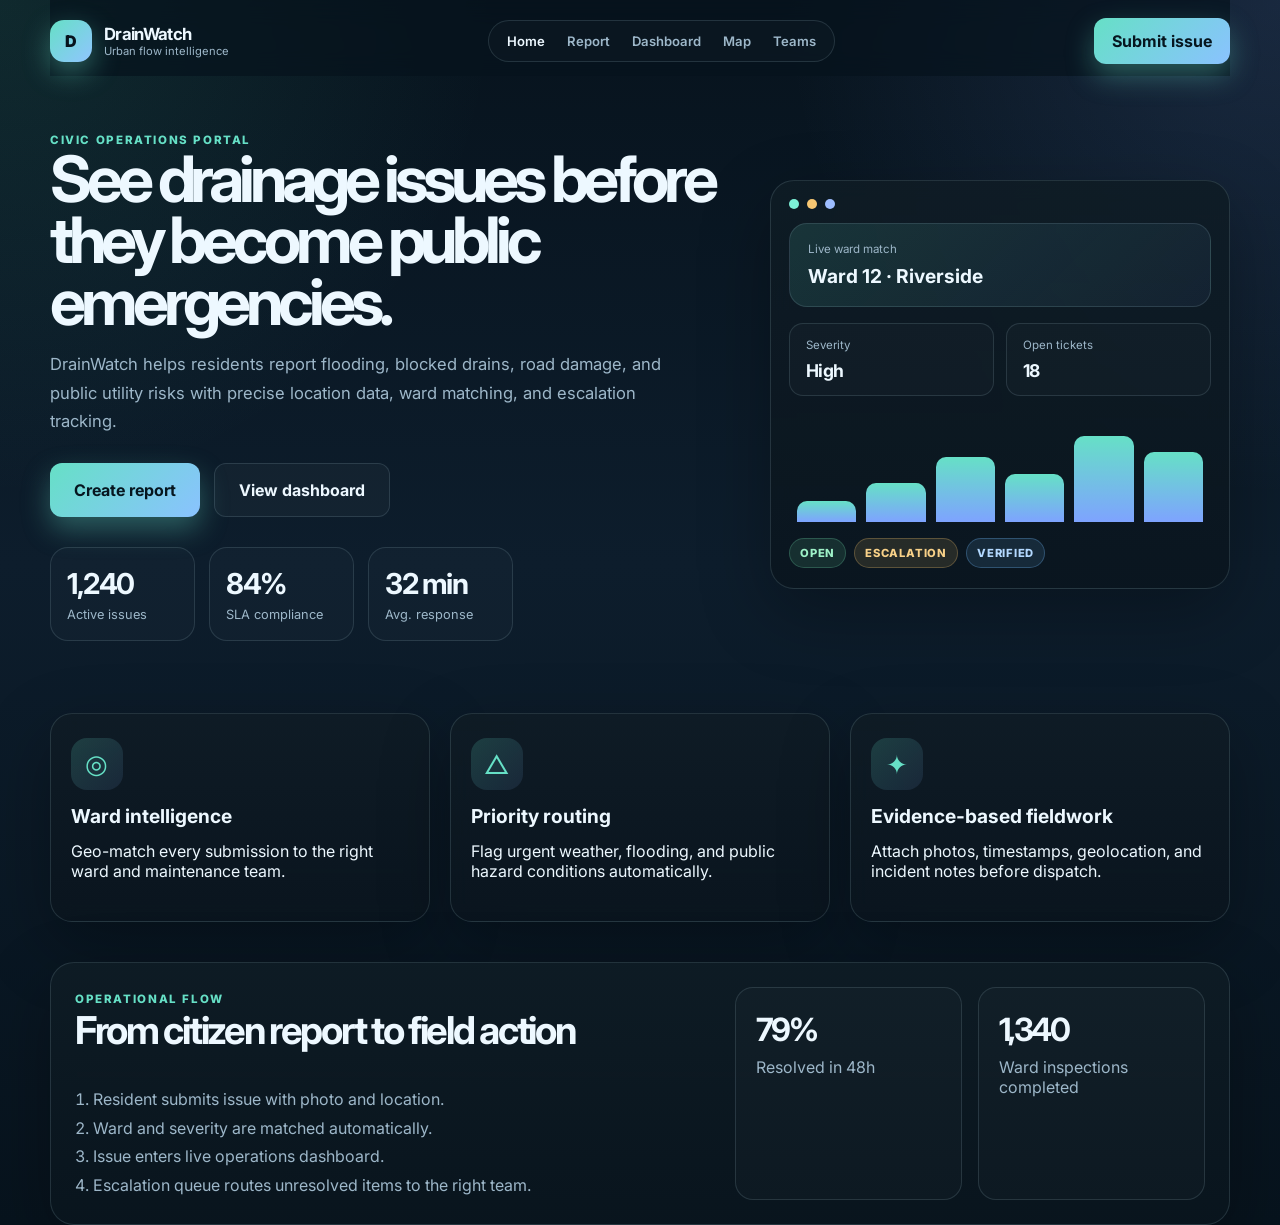
<file: index.html>
<!doctype html>
<html lang="en">
  <head>
    <meta charset="UTF-8" />
    <meta name="viewport" content="width=device-width, initial-scale=1.0" />
    <meta name="description" content="DrainWatch — civic issue reporting and operations portal" />
    <title>DrainWatch | Civic issue tracking</title>
    <link rel="preconnect" href="https://fonts.googleapis.com" />
    <link rel="preconnect" href="https://fonts.gstatic.com" crossorigin />
    <link href="https://fonts.googleapis.com/css2?family=Inter:wght@400;500;600;700;800;900&display=swap" rel="stylesheet" />
    <link rel="stylesheet" href="styles.css" />
  </head>
  <body class="home-page">
    <div class="site-shell">
      <header class="topbar">
        <div class="brand">
          <div class="brand-mark">D</div>
          <div>
            <strong>DrainWatch</strong>
            <span>Urban flow intelligence</span>
          </div>
        </div>

        <nav class="main-nav">
          <a href="index.html" class="active">Home</a>
          <a href="reports.html">Report</a>
          <a href="dashboard.html">Dashboard</a>
          <a href="map.html">Map</a>
          <a href="teams.html">Teams</a>
        </nav>

        <a class="button primary" href="reports.html">Submit issue</a>
      </header>

      <main>
        <section class="hero">
          <div class="hero-copy">
            <span class="eyebrow">Civic operations portal</span>
            <h1>See drainage issues before they become public emergencies.</h1>
            <p class="lead">
              DrainWatch helps residents report flooding, blocked drains, road damage, and public utility risks with precise location data, ward matching, and escalation tracking.
            </p>

            <div class="cta-row">
              <a href="reports.html" class="button primary large">Create report</a>
              <a href="dashboard.html" class="button secondary large">View dashboard</a>
            </div>

            <div class="stats-row">
              <div class="stat-card">
                <strong>1,240</strong>
                <small>Active issues</small>
              </div>
              <div class="stat-card">
                <strong>84%</strong>
                <small>SLA compliance</small>
              </div>
              <div class="stat-card">
                <strong>32 min</strong>
                <small>Avg. response</small>
              </div>
            </div>
          </div>

          <div class="hero-panel glass-panel">
            <div class="window-bar">
              <span></span>
              <span></span>
              <span></span>
            </div>

            <div class="mini-board">
              <div class="mini-card highlight">
                <small>Live ward match</small>
                <strong id="heroWard">Ward 12 · Riverside</strong>
              </div>

              <div class="mini-grid">
                <div>
                  <small>Severity</small>
                  <strong>High</strong>
                </div>
                <div>
                  <small>Open tickets</small>
                  <strong>18</strong>
                </div>
              </div>

              <div class="status-bar">
                <span style="height:22%"></span>
                <span style="height:40%"></span>
                <span style="height:66%"></span>
                <span style="height:49%"></span>
                <span style="height:88%"></span>
                <span style="height:72%"></span>
              </div>

              <div class="mini-tags">
                <span class="tag success">Open</span>
                <span class="tag warning">Escalation</span>
                <span class="tag info">Verified</span>
              </div>
            </div>
          </div>
        </section>

        <section class="feature-grid">
          <article class="feature-card glass-panel">
            <div class="feature-icon">◎</div>
            <h3>Ward intelligence</h3>
            <p>Geo-match every submission to the right ward and maintenance team.</p>
          </article>

          <article class="feature-card glass-panel">
            <div class="feature-icon">△</div>
            <h3>Priority routing</h3>
            <p>Flag urgent weather, flooding, and public hazard conditions automatically.</p>
          </article>

          <article class="feature-card glass-panel">
            <div class="feature-icon">✦</div>
            <h3>Evidence-based fieldwork</h3>
            <p>Attach photos, timestamps, geolocation, and incident notes before dispatch.</p>
          </article>
        </section>

        <section class="split-panel glass-panel">
          <div class="content">
            <span class="eyebrow">Operational flow</span>
            <h2>From citizen report to field action</h2>
            <ol>
              <li>Resident submits issue with photo and location.</li>
              <li>Ward and severity are matched automatically.</li>
              <li>Issue enters live operations dashboard.</li>
              <li>Escalation queue routes unresolved items to the right team.</li>
            </ol>
          </div>

          <div class="panel-metric">
            <div class="metric-box">
              <strong>79%</strong>
              <span>Resolved in 48h</span>
            </div>
            <div class="metric-box">
              <strong>1,340</strong>
              <span>Ward inspections completed</span>
            </div>
          </div>
        </section>
      </main>
    </div>

    <script src="app.js"></script>
  </body>
</html>
</file>
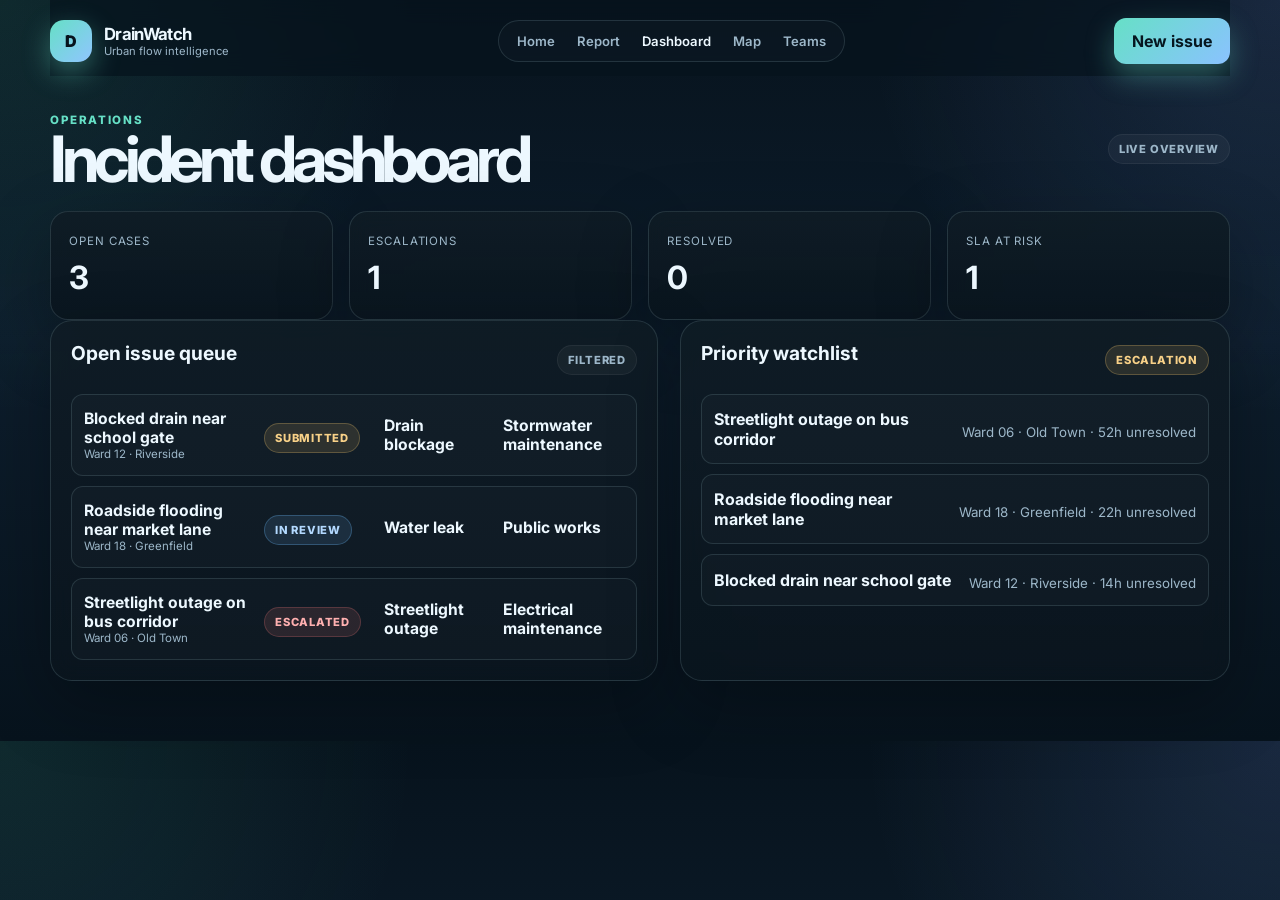
<file: dashboard.html>
<!doctype html>
<html lang="en">
  <head>
    <meta charset="UTF-8" />
    <meta name="viewport" content="width=device-width, initial-scale=1.0" />
    <meta name="description" content="DrainWatch operational dashboard" />
    <title>DrainWatch | Dashboard</title>
    <link rel="preconnect" href="https://fonts.googleapis.com" />
    <link rel="preconnect" href="https://fonts.gstatic.com" crossorigin />
    <link href="https://fonts.googleapis.com/css2?family=Inter:wght@400;500;600;700;800;900&display=swap" rel="stylesheet" />
    <link rel="stylesheet" href="styles.css" />
  </head>
  <body data-page="dashboard">
    <div class="site-shell">
      <header class="topbar">
        <div class="brand">
          <div class="brand-mark">D</div>
          <div>
            <strong>DrainWatch</strong>
            <span>Urban flow intelligence</span>
          </div>
        </div>

        <nav class="main-nav">
          <a href="index.html">Home</a>
          <a href="reports.html">Report</a>
          <a href="dashboard.html" class="active">Dashboard</a>
          <a href="map.html">Map</a>
          <a href="teams.html">Teams</a>
        </nav>

        <a class="button primary" href="reports.html">New issue</a>
      </header>

      <main class="page-shell">
        <section class="page-header">
          <div>
            <span class="eyebrow">Operations</span>
            <h1>Incident dashboard</h1>
          </div>
          <span class="status-pill neutral">Live overview</span>
        </section>

        <section class="kpi-grid">
          <div class="kpi-card glass-panel">
            <span>Open cases</span>
            <strong id="openCasesValue">0</strong>
          </div>
          <div class="kpi-card glass-panel">
            <span>Escalations</span>
            <strong id="escalationsValue">0</strong>
          </div>
          <div class="kpi-card glass-panel">
            <span>Resolved</span>
            <strong id="resolvedValue">0</strong>
          </div>
          <div class="kpi-card glass-panel">
            <span>SLA at risk</span>
            <strong id="slaValue">0</strong>
          </div>
        </section>

        <section class="board-grid">
          <div class="glass-panel board-panel">
            <div class="board-head">
              <h3>Open issue queue</h3>
              <span class="status-pill neutral">Filtered</span>
            </div>
            <div id="issueTable" class="issue-table"></div>
          </div>

          <div class="glass-panel board-panel">
            <div class="board-head">
              <h3>Priority watchlist</h3>
              <span class="status-pill warning">Escalation</span>
            </div>
            <div id="priorityList" class="priority-list"></div>
          </div>
        </section>
      </main>
    </div>

    <script src="app.js"></script>
  </body>
</html>
</file>
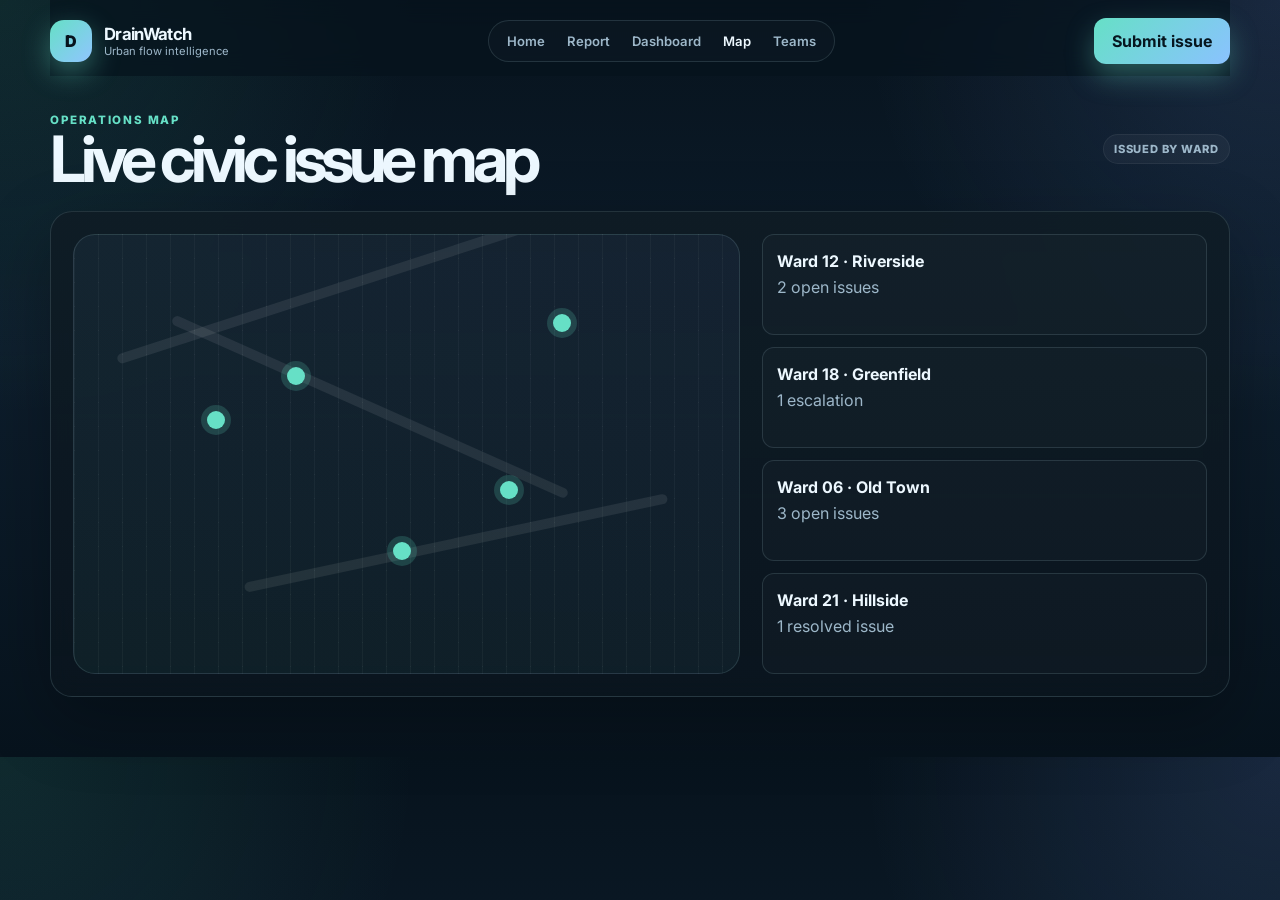
<file: map.html>
<!doctype html>
<html lang="en">
  <head>
    <meta charset="UTF-8" />
    <meta name="viewport" content="width=device-width, initial-scale=1.0" />
    <meta name="description" content="DrainWatch map view of civic issues" />
    <title>DrainWatch | Map view</title>
    <link rel="preconnect" href="https://fonts.googleapis.com" />
    <link rel="preconnect" href="https://fonts.gstatic.com" crossorigin />
    <link href="https://fonts.googleapis.com/css2?family=Inter:wght@400;500;600;700;800;900&display=swap" rel="stylesheet" />
    <link rel="stylesheet" href="styles.css" />
  </head>
  <body data-page="map">
    <div class="site-shell">
      <header class="topbar">
        <div class="brand">
          <div class="brand-mark">D</div>
          <div>
            <strong>DrainWatch</strong>
            <span>Urban flow intelligence</span>
          </div>
        </div>

        <nav class="main-nav">
          <a href="index.html">Home</a>
          <a href="reports.html">Report</a>
          <a href="dashboard.html">Dashboard</a>
          <a href="map.html" class="active">Map</a>
          <a href="teams.html">Teams</a>
        </nav>

        <a class="button primary" href="reports.html">Submit issue</a>
      </header>

      <main class="page-shell">
        <section class="page-header">
          <div>
            <span class="eyebrow">Operations map</span>
            <h1>Live civic issue map</h1>
          </div>
          <span class="status-pill neutral">Issued by ward</span>
        </section>

        <section class="map-panel glass-panel">
          <div class="map-grid">
            <div class="map-surface">
              <div class="map-road"></div>
              <div class="map-road"></div>
              <div class="map-road"></div>
              <div class="map-pin pin-1"></div>
              <div class="map-pin pin-2"></div>
              <div class="map-pin pin-3"></div>
              <div class="map-pin pin-4"></div>
              <div class="map-pin pin-5"></div>
            </div>

            <aside class="map-legend">
              <div class="legend-card">
                <strong>Ward 12 · Riverside</strong>
                <p>2 open issues</p>
              </div>
              <div class="legend-card">
                <strong>Ward 18 · Greenfield</strong>
                <p>1 escalation</p>
              </div>
              <div class="legend-card">
                <strong>Ward 06 · Old Town</strong>
                <p>3 open issues</p>
              </div>
              <div class="legend-card">
                <strong>Ward 21 · Hillside</strong>
                <p>1 resolved issue</p>
              </div>
            </aside>
          </div>
        </section>
      </main>
    </div>

    <script src="app.js"></script>
  </body>
</html>
</file>
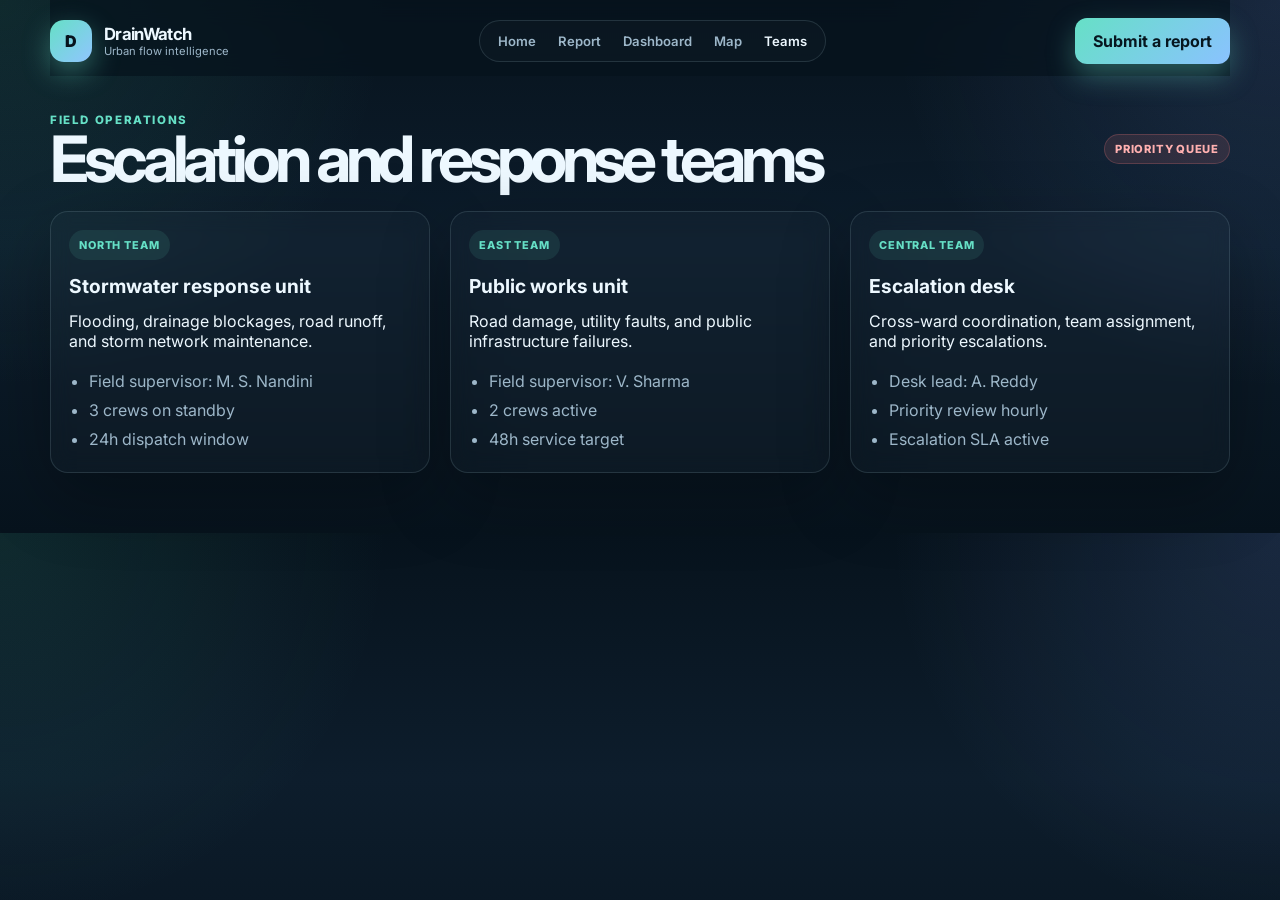
<file: teams.html>
<!doctype html>
<html lang="en">
  <head>
    <meta charset="UTF-8" />
    <meta name="viewport" content="width=device-width, initial-scale=1.0" />
    <meta name="description" content="DrainWatch team operations and escalations" />
    <title>DrainWatch | Teams</title>
    <link rel="preconnect" href="https://fonts.googleapis.com" />
    <link rel="preconnect" href="https://fonts.gstatic.com" crossorigin />
    <link href="https://fonts.googleapis.com/css2?family=Inter:wght@400;500;600;700;800;900&display=swap" rel="stylesheet" />
    <link rel="stylesheet" href="styles.css" />
  </head>
  <body data-page="teams">
    <div class="site-shell">
      <header class="topbar">
        <div class="brand">
          <div class="brand-mark">D</div>
          <div>
            <strong>DrainWatch</strong>
            <span>Urban flow intelligence</span>
          </div>
        </div>

        <nav class="main-nav">
          <a href="index.html">Home</a>
          <a href="reports.html">Report</a>
          <a href="dashboard.html">Dashboard</a>
          <a href="map.html">Map</a>
          <a href="teams.html" class="active">Teams</a>
        </nav>

        <a class="button primary" href="reports.html">Submit a report</a>
      </header>

      <main class="page-shell">
        <section class="page-header">
          <div>
            <span class="eyebrow">Field operations</span>
            <h1>Escalation and response teams</h1>
          </div>
          <span class="status-pill danger">Priority queue</span>
        </section>

        <section class="team-grid">
          <article class="glass-panel team-card">
            <div class="team-badge">North team</div>
            <h3>Stormwater response unit</h3>
            <p>Flooding, drainage blockages, road runoff, and storm network maintenance.</p>
            <ul>
              <li>Field supervisor: M. S. Nandini</li>
              <li>3 crews on standby</li>
              <li>24h dispatch window</li>
            </ul>
          </article>

          <article class="glass-panel team-card">
            <div class="team-badge">East team</div>
            <h3>Public works unit</h3>
            <p>Road damage, utility faults, and public infrastructure failures.</p>
            <ul>
              <li>Field supervisor: V. Sharma</li>
              <li>2 crews active</li>
              <li>48h service target</li>
            </ul>
          </article>

          <article class="glass-panel team-card">
            <div class="team-badge">Central team</div>
            <h3>Escalation desk</h3>
            <p>Cross-ward coordination, team assignment, and priority escalations.</p>
            <ul>
              <li>Desk lead: A. Reddy</li>
              <li>Priority review hourly</li>
              <li>Escalation SLA active</li>
            </ul>
          </article>
        </section>
      </main>
    </div>

    <script src="app.js"></script>
  </body>
</html>
</file>
<file: styles.css>
:root{
  --bg: #07131d;
  --bg-2: #0d1d2c;
  --panel: rgba(12, 24, 33, 0.78);
  --panel-strong: rgba(9, 19, 28, 0.96);
  --line: rgba(148, 180, 196, 0.18);
  --muted: #9db7c9;
  --text: #edf8ff;
  --primary: #66e0c6;
  --secondary: #7ea3ff;
  --accent: #87d2ff;
  --danger: #ff7b7b;
  --warning: #f6c66c;
  --success: #70e1af;
  --info: #70b9ff;
  --shadow: 0 24px 70px rgba(0, 0, 0, 0.28);
}

* { box-sizing: border-box; }

html { scroll-behavior: smooth; }

body {
  margin: 0;
  background:
    radial-gradient(circle at top left, rgba(77, 203, 167, 0.12), transparent 28%),
    radial-gradient(circle at top right, rgba(126, 163, 255, 0.15), transparent 28%),
    linear-gradient(180deg, #07131d 0%, #0d1d2c 46%, #07131d 100%);
  color: var(--text);
  font-family: "Inter", sans-serif;
}

a { text-decoration: none; }

img { max-width: 100%; display: block; }

.site-shell {
  width: min(1180px, calc(100% - 32px));
  margin: 0 auto;
}

.topbar {
  position: sticky;
  top: 0;
  z-index: 10;
  display: flex;
  align-items: center;
  justify-content: space-between;
  padding: 18px 0 12px;
  background: rgba(7, 19, 29, 0.7);
  backdrop-filter: blur(12px);
}

.brand {
  display: flex;
  align-items: center;
  gap: 12px;
}

.brand-mark {
  width: 42px;
  height: 42px;
  display: grid;
  place-items: center;
  border-radius: 14px;
  background: linear-gradient(135deg, var(--primary), #90c5ff);
  color: #07131d;
  font-weight: 900;
  box-shadow: 0 10px 28px rgba(102, 224, 198, 0.4);
}

.brand strong {
  display: block;
  font-size: 1.05rem;
  letter-spacing: -0.04em;
}

.brand span {
  display: block;
  color: var(--muted);
  font-size: 0.7rem;
}

.main-nav {
  display: flex;
  align-items: center;
  gap: 22px;
  padding: 12px 18px;
  border: 1px solid var(--line);
  border-radius: 999px;
  background: rgba(255,255,255,0.02);
}

.main-nav a {
  color: var(--muted);
  font-size: 0.82rem;
  font-weight: 600;
}

.main-nav a.active,
.main-nav a:hover {
  color: var(--text);
}

.button {
  display: inline-flex;
  align-items: center;
  justify-content: center;
  border: none;
  border-radius: 12px;
  cursor: pointer;
  font-weight: 700;
  transition: transform 0.15s ease;
}

.button:hover {
  transform: translateY(-1px);
}

.button.primary {
  background: linear-gradient(135deg, var(--primary), #8ac2ff);
  color: #06161f;
  padding: 13px 18px;
  box-shadow: 0 12px 28px rgba(102, 224, 198, 0.34);
}

.button.secondary {
  background: rgba(255,255,255,0.03);
  border: 1px solid var(--line);
  color: var(--text);
  padding: 11px 16px;
}

.button.large {
  padding: 16px 24px;
}

.button.small {
  padding: 8px 12px;
  font-size: 0.78rem;
}

.hero {
  display: grid;
  grid-template-columns: 1.2fr 0.8fr;
  gap: 30px;
  align-items: center;
  padding: 52px 0 30px;
}

.eyebrow {
  margin: 0 0 8px;
  color: var(--primary);
  font-size: 0.72rem;
  letter-spacing: 0.14em;
  text-transform: uppercase;
  font-weight: 800;
}

.eyebrow.small {
  font-size: 0.64rem;
}

h1, h2, h3, p {
  margin-top: 0;
}

h1 {
  margin: 0;
  font-size: clamp(2.8rem, 5vw, 5rem);
  line-height: 0.96;
  letter-spacing: -0.08em;
}

h2 {
  font-size: clamp(1.8rem, 3vw, 2.6rem);
  letter-spacing: -0.06em;
}

h3 {
  font-size: 1.2rem;
  margin-bottom: 0.8rem;
}

.lead {
  max-width: 640px;
  margin-top: 18px;
  color: var(--muted);
  line-height: 1.7;
  font-size: 1.04rem;
}

.cta-row {
  display: flex;
  gap: 14px;
  margin-top: 28px;
}

.stats-row {
  display: flex;
  flex-wrap: wrap;
  gap: 14px;
  margin-top: 30px;
}

.stat-card {
  min-width: 145px;
  padding: 18px 16px;
  border: 1px solid var(--line);
  border-radius: 18px;
  background: rgba(255,255,255,0.02);
}

.stat-card strong {
  display: block;
  font-size: 1.8rem;
  letter-spacing: -0.05em;
}

.stat-card small {
  display: block;
  margin-top: 6px;
  color: var(--muted);
  font-size: 0.8rem;
}

.glass-panel {
  background: linear-gradient(180deg, rgba(15, 28, 37, 0.9), rgba(10, 21, 30, 0.88));
  border: 1px solid var(--line);
  box-shadow: var(--shadow);
  backdrop-filter: blur(10px);
}

.hero-panel {
  border-radius: 24px;
  padding: 18px 18px 20px;
}

.window-bar {
  display: flex;
  gap: 8px;
  margin-bottom: 14px;
}

.window-bar span {
  width: 10px;
  height: 10px;
  border-radius: 50%;
  background: #7cf0d6;
}

.window-bar span:nth-child(2) { background: #f7c772; }
.window-bar span:nth-child(3) { background: #9dbdff; }

.mini-board {
  display: grid;
  gap: 16px;
}

.mini-card {
  padding: 18px;
  border-radius: 18px;
  border: 1px solid var(--line);
  background: rgba(255,255,255,0.02);
}

.mini-card.highlight {
  background: linear-gradient(135deg, rgba(102, 224, 198, 0.13), rgba(126, 163, 255, 0.06));
}

.mini-card small,
.mini-grid small {
  display: block;
  color: var(--muted);
  margin-bottom: 8px;
  font-size: 0.72rem;
}

.mini-card strong {
  font-size: 1.2rem;
}

.mini-grid {
  display: grid;
  grid-template-columns: repeat(2, minmax(0, 1fr));
  gap: 12px;
}

.mini-grid > div {
  padding: 14px 16px;
  border: 1px solid var(--line);
  border-radius: 14px;
  background: rgba(255,255,255,0.02);
}

.mini-grid strong {
  font-size: 1.1rem;
  letter-spacing: -0.04em;
}

.status-bar {
  display: flex;
  align-items: flex-end;
  gap: 10px;
  height: 110px;
  padding: 12px 8px 0;
}

.status-bar span {
  display: block;
  width: 16%;
  border-radius: 10px 10px 0 0;
  background: linear-gradient(180deg, var(--primary), var(--secondary));
  animation: pulseBar 1.4s ease-in-out infinite alternate;
}

.status-bar span:nth-child(1) { height: 22%; }
.status-bar span:nth-child(2) { height: 40%; }
.status-bar span:nth-child(3) { height: 66%; }
.status-bar span:nth-child(4) { height: 49%; }
.status-bar span:nth-child(5) { height: 88%; }
.status-bar span:nth-child(6) { height: 72%; }

.mini-tags {
  display: flex;
  flex-wrap: wrap;
  gap: 8px;
}

.tag,
.status-pill {
  display: inline-flex;
  align-items: center;
  justify-content: center;
  padding: 7px 10px;
  border-radius: 999px;
  font-size: 0.7rem;
  font-weight: 800;
  letter-spacing: 0.07em;
  text-transform: uppercase;
  border: 1px solid transparent;
}

.tag.success,
.status-pill.success {
  background: rgba(112, 225, 175, 0.12);
  color: #9ef1c7;
  border-color: rgba(112, 225, 175, 0.23);
}

.tag.warning,
.status-pill.warning {
  background: rgba(246, 198, 108, 0.12);
  color: #f8d188;
  border-color: rgba(246, 198, 108, 0.26);
}

.tag.info,
.status-pill.info {
  background: rgba(112, 185, 255, 0.12);
  color: #b3d9ff;
  border-color: rgba(112, 185, 255, 0.28);
}

.tag.danger,
.status-pill.danger {
  background: rgba(255, 123, 123, 0.12);
  color: #ffb0b0;
  border-color: rgba(255, 123, 123, 0.22);
}

.status-pill.neutral {
  background: rgba(255,255,255,0.04);
  color: var(--muted);
  border-color: rgba(255,255,255,0.06);
}

.feature-grid {
  display: grid;
  grid-template-columns: repeat(3, minmax(0, 1fr));
  gap: 20px;
  margin-top: 42px;
}

.feature-card {
  padding: 24px 20px;
  border-radius: 22px;
}

.feature-icon {
  width: 52px;
  height: 52px;
  display: grid;
  place-items: center;
  margin-bottom: 14px;
  border-radius: 16px;
  background: linear-gradient(135deg, rgba(102, 224, 198, 0.18), rgba(126, 163, 255, 0.1));
  color: var(--primary);
  font-size: 1.6rem;
}

.split-panel {
  display: grid;
  grid-template-columns: 1.15fr 0.85fr;
  gap: 24px;
  margin-top: 40px;
  padding: 24px;
  border-radius: 24px;
}

.split-panel ol {
  margin: 18px 0 0 18px;
  padding: 0;
  color: var(--muted);
  line-height: 1.8;
}

.panel-metric {
  display: grid;
  grid-template-columns: repeat(2, minmax(0, 1fr));
  gap: 16px;
}

.metric-box {
  padding: 22px 20px;
  border: 1px solid var(--line);
  border-radius: 18px;
  background: rgba(255,255,255,0.02);
}

.metric-box strong {
  display: block;
  font-size: 2rem;
  letter-spacing: -0.08em;
}

.metric-box span {
  display: block;
  margin-top: 8px;
  color: var(--muted);
}

.page-shell {
  padding: 32px 0 60px;
}

.page-header {
  display: flex;
  align-items: center;
  justify-content: space-between;
  gap: 14px;
  margin-bottom: 22px;
}

.report-grid {
  display: grid;
  grid-template-columns: minmax(0, 1.2fr) minmax(260px, 0.8fr);
  gap: 22px;
  align-items: start;
}

.glass-panel.form-panel,
.summary-panel,
.board-panel,
.map-panel,
.team-card {
  border-radius: 22px;
}

.form-panel {
  padding: 22px;
}

form {
  display: grid;
  gap: 18px;
}

.field-grid {
  display: grid;
  gap: 16px;
}

.field-grid.two {
  grid-template-columns: repeat(2, minmax(0, 1fr));
}

label {
  display: grid;
  gap: 8px;
  color: var(--muted);
  font-size: 0.76rem;
  font-weight: 600;
}

input, select, textarea {
  width: 100%;
  padding: 13px 14px;
  border: 1px solid var(--line);
  border-radius: 12px;
  background: rgba(7, 19, 29, 0.94);
  color: var(--text);
  outline: none;
}

input:focus, select:focus, textarea:focus {
  border: 1px solid rgba(102, 224, 198, 0.75);
  box-shadow: 0 0 0 4px rgba(102, 224, 198, 0.12);
}

.location-box,
.summary-panel,
.team-card {
  padding: 18px;
  border: 1px solid var(--line);
  border-radius: 18px;
  background: rgba(255,255,255,0.02);
}

.location-header {
  display: flex;
  align-items: center;
  justify-content: space-between;
  gap: 12px;
  margin-bottom: 12px;
}

.location-header h3 {
  margin: 0;
  font-size: 1.15rem;
}

.hint-text {
  margin: 12px 0 0;
  color: var(--primary);
  font-size: 0.8rem;
}

.upload-box {
  display: grid;
  grid-template-columns: minmax(200px, 1fr) minmax(200px, 1fr);
  gap: 16px;
  align-items: center;
}

.upload-zone {
  position: relative;
  min-height: 190px;
  display: grid;
  place-items: center;
  gap: 12px;
  border: 1px dashed rgba(102, 224, 198, 0.6);
  border-radius: 18px;
  background: rgba(102, 224, 198, 0.05);
  color: var(--text);
  text-align: center;
  font-weight: 700;
}

.upload-zone input {
  position: absolute;
  inset: 0;
  opacity: 0;
  cursor: pointer;
}

.upload-plus {
  font-size: 3rem;
  line-height: 1;
  color: var(--primary);
}

.preview-wrapper {
  height: 190px;
  border-radius: 18px;
  overflow: hidden;
  border: 1px solid var(--line);
}

.preview-wrapper img {
  width: 100%;
  height: 100%;
  object-fit: cover;
}

.submit-row {
  display: flex;
  align-items: center;
  gap: 18px;
  flex-wrap: wrap;
}

output {
  color: var(--primary);
  font-weight: 700;
}

.side-stack {
  display: grid;
  gap: 18px;
}

.ward-box {
  display: grid;
  gap: 8px;
  padding: 18px;
  border: 1px solid var(--line);
  border-radius: 16px;
  background: rgba(102, 224, 198, 0.04);
}

.ward-box strong {
  font-size: 1.4rem;
  letter-spacing: -0.05em;
}

.ward-box hr {
  border: 0;
  border-top: 1px solid var(--line);
  margin: 12px 0;
}

.check-list {
  margin: 0;
  padding-left: 20px;
  color: var(--muted);
  line-height: 1.8;
}

.kpi-grid {
  display: grid;
  grid-template-columns: repeat(4, minmax(0, 1fr));
  gap: 16px;
}

.kpi-card {
  padding: 22px 18px;
  border-radius: 18px;
}

.kpi-card span {
  display: block;
  color: var(--muted);
  font-size: 0.72rem;
  letter-spacing: 0.08em;
  text-transform: uppercase;
}

.kpi-card strong {
  display: block;
  margin-top: 10px;
  font-size: 2rem;
  letter-spacing: -0.08em;
}

.board-grid {
  display: grid;
  grid-template-columns: minmax(0, 1.05fr) minmax(0, 0.95fr);
  gap: 22px;
}

.board-panel {
  padding: 20px;
}

.board-head {
  display: flex;
  align-items: center;
  justify-content: space-between;
  gap: 12px;
  margin-bottom: 16px;
}

.issue-table {
  display: grid;
  gap: 10px;
}

.issue-row {
  display: grid;
  grid-template-columns: 1.1fr 0.7fr 0.7fr 0.8fr;
  gap: 14px;
  align-items: center;
  padding: 14px 12px;
  border: 1px solid var(--line);
  border-radius: 12px;
  background: rgba(255,255,255,0.02);
}

.issue-row > div {
  min-width: 0;
}

.issue-row strong {
  display: block;
  font-size: 0.98rem;
}

.issue-row small {
  display: block;
  color: var(--muted);
  font-size: 0.72rem;
}

.issue-row .tag {
  display: inline-block;
  margin-top: 6px;
}

.priority-list {
  display: grid;
  gap: 10px;
}

.priority-item {
  display: grid;
  grid-template-columns: 1fr auto;
  gap: 12px;
  align-items: center;
  padding: 14px 12px;
  border: 1px solid var(--line);
  border-radius: 12px;
  background: rgba(255,255,255,0.02);
}

.priority-item strong {
  display: block;
}

.priority-item small {
  display: block;
  color: var(--muted);
  margin-top: 6px;
}

.map-panel {
  padding: 22px;
}

.map-grid {
  display: grid;
  grid-template-columns: minmax(0, 1.2fr) minmax(220px, 0.8fr);
  gap: 22px;
}

.map-surface {
  position: relative;
  min-height: 440px;
  border-radius: 22px;
  overflow: hidden;
  border: 1px solid var(--line);
  background:
    linear-gradient(20deg, rgba(102, 224, 198, 0.06), rgba(126, 163, 255, 0.06)),
    linear-gradient(45deg, rgba(255,255,255,0.04) 1px, transparent 1px),
    linear-gradient(90deg, rgba(255,255,255,0.04) 1px, transparent 1px);
  background-size: 100% 100%, 24px 24px, 24px 24px;
}

.map-road {
  position: absolute;
  width: 65%;
  height: 10px;
  border-radius: 999px;
  background: rgba(255,255,255,0.08);
}

.map-road:nth-child(1) {
  top: 12%;
  left: 5%;
  transform: rotate(-18deg);
}

.map-road:nth-child(2) {
  top: 38%;
  left: 12%;
  transform: rotate(24deg);
}

.map-road:nth-child(3) {
  top: 69%;
  left: 25%;
  transform: rotate(-12deg);
}

.map-pin {
  position: absolute;
  width: 18px;
  height: 18px;
  border-radius: 50%;
  background: var(--primary);
  box-shadow: 0 0 0 6px rgba(102, 224, 198, 0.18);
  z-index: 2;
}

.pin-1 { top: 30%; left: 32%; }
.pin-2 { top: 56%; left: 64%; }
.pin-3 { top: 18%; left: 72%; }
.pin-4 { top: 70%; left: 48%; }
.pin-5 { top: 40%; left: 20%; }

.map-legend {
  display: grid;
  gap: 12px;
}

.legend-card {
  padding: 16px 14px;
  border: 1px solid var(--line);
  border-radius: 12px;
  background: rgba(255,255,255,0.02);
}

.legend-card strong {
  display: block;
  font-size: 1rem;
}

.legend-card p {
  margin: 6px 0 0;
  color: var(--muted);
}

.team-grid {
  display: grid;
  grid-template-columns: repeat(3, minmax(0, 1fr));
  gap: 20px;
}

.team-card {
  padding: 18px;
}

.team-badge {
  display: inline-block;
  margin-bottom: 14px;
  padding: 8px 10px;
  border-radius: 999px;
  background: rgba(102, 224, 198, 0.1);
  color: var(--primary);
  font-size: 0.68rem;
  font-weight: 800;
  letter-spacing: 0.08em;
  text-transform: uppercase;
}

.team-card ul {
  margin: 14px 0 0;
  padding-left: 20px;
  color: var(--muted);
  line-height: 1.8;
}

@keyframes pulseBar {
  to {
    transform: scaleY(1.08);
    opacity: 0.68;
  }
}

@media (max-width: 980px) {
  .hero,
  .feature-grid,
  .report-grid,
  .map-grid,
  .team-grid,
  .kpi-grid,
  .board-grid {
    grid-template-columns: 1fr;
  }

  .topbar {
    flex-wrap: wrap;
    gap: 12px;
  }

  .main-nav {
    width: 100%;
    justify-content: center;
    flex-wrap: wrap;
  }

  .page-header {
    flex-direction: column;
    align-items: flex-start;
  }
}

@media (max-width: 640px) {
  .cta-row,
  .submit-row {
    flex-direction: column;
    align-items: stretch;
  }

  .button {
    width: 100%;
  }

  .main-nav {
    gap: 10px;
    font-size: 0.72rem;
  }
}
</file>
